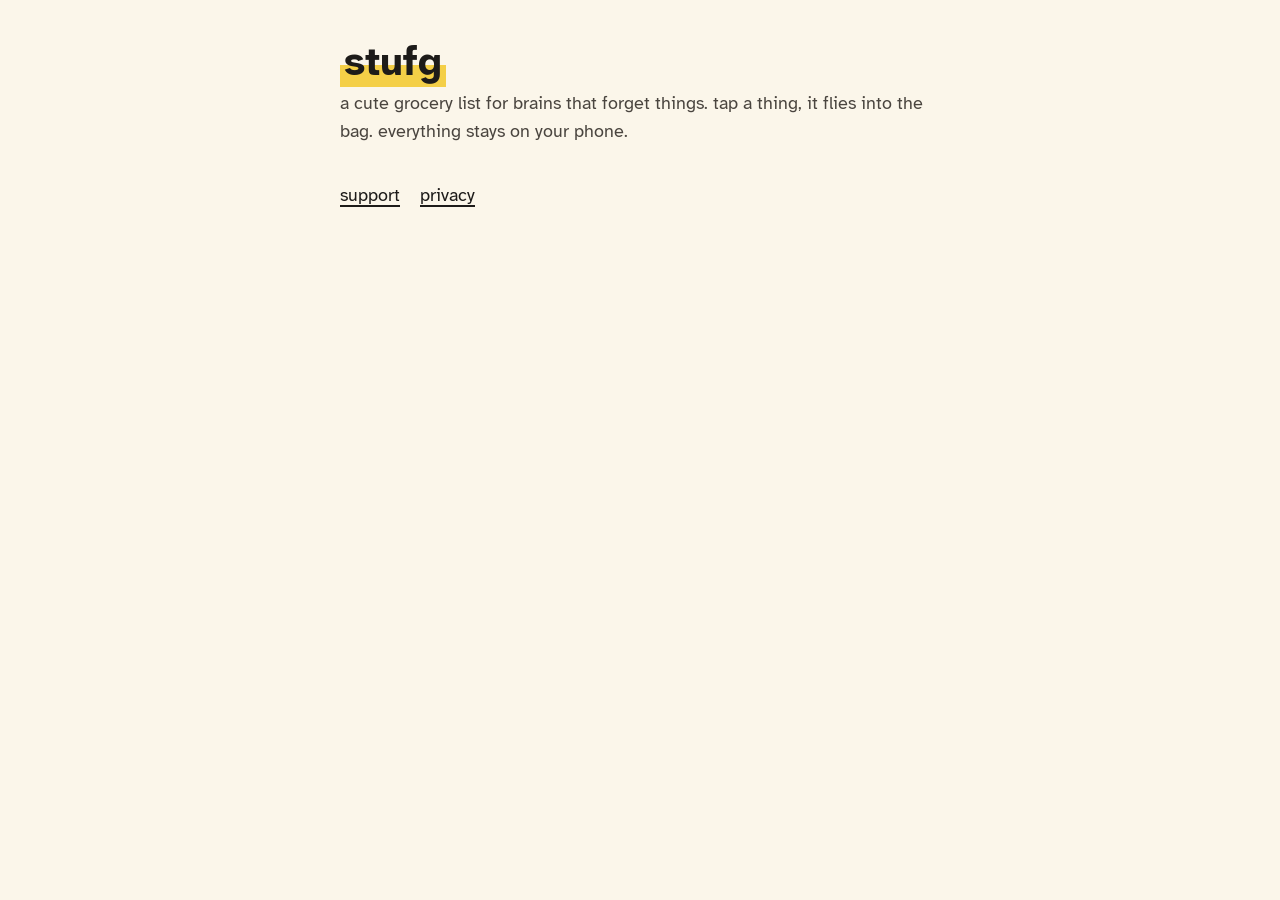
<file: index.html>
<!doctype html>
<html lang="en">
<head>
<meta charset="utf-8">
<meta name="viewport" content="width=device-width, initial-scale=1">
<title>Stufg: Grocery List</title>
<link rel="stylesheet" href="style.css">
</head>
<body>
<main>
<h1><span>stufg</span></h1>
<p class="sub">a cute grocery list for brains that forget things. tap a thing, it flies into the bag. everything stays on your phone.</p>
<nav><a href="support.html">support</a><a href="privacy.html">privacy</a></nav>
</main>
</body>
</html>
</file>
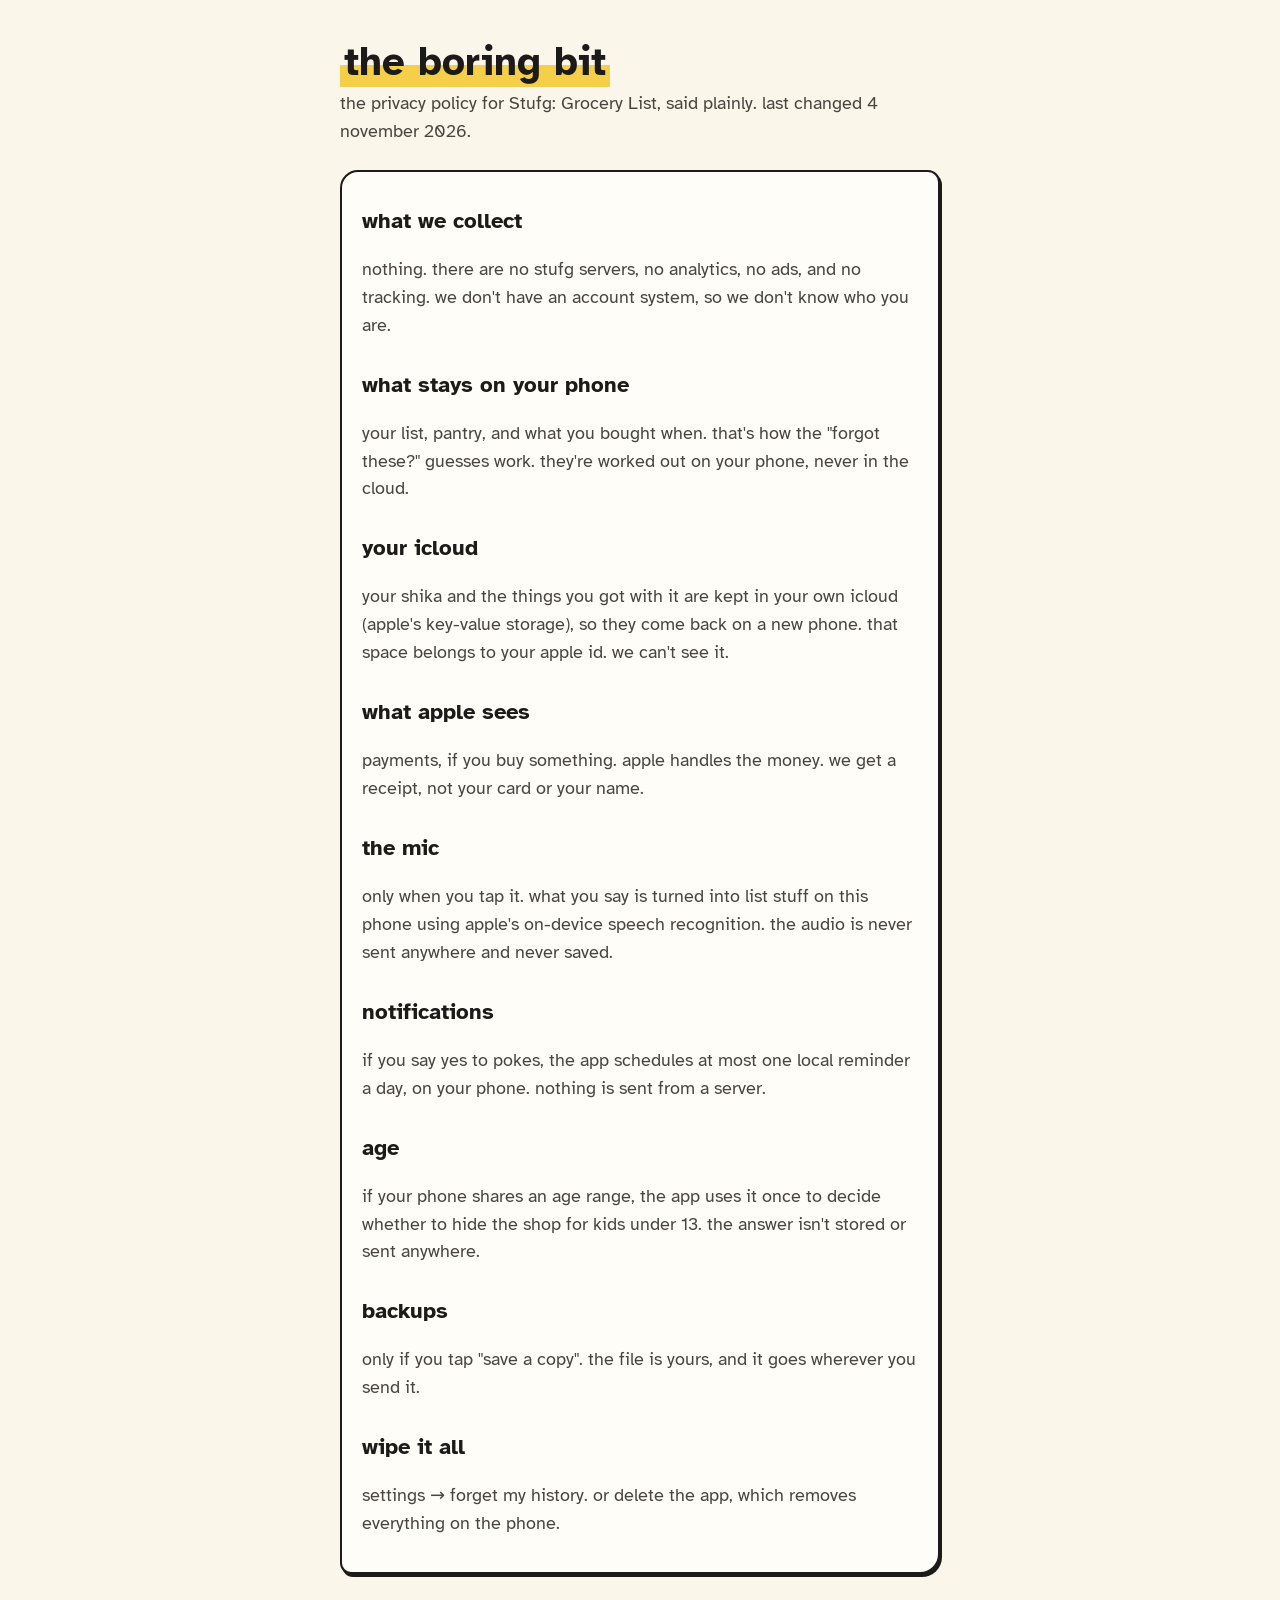
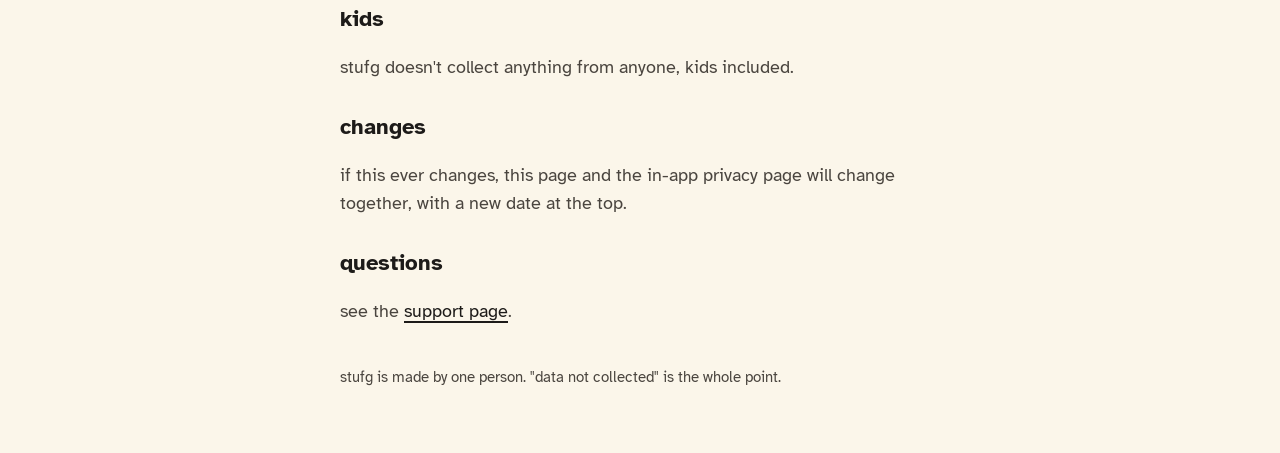
<file: privacy.html>
<!doctype html>
<html lang="en">
<head>
<meta charset="utf-8">
<meta name="viewport" content="width=device-width, initial-scale=1">
<title>Stufg privacy policy</title>
<link rel="stylesheet" href="style.css">
</head>
<body>
<main>
<h1><span>the boring bit</span></h1>
<p class="sub">the privacy policy for Stufg: Grocery List, said plainly. last changed 4 november 2026.</p>

<div class="card">
<h2>what we collect</h2>
<p>nothing. there are no stufg servers, no analytics, no ads, and no tracking. we don't have an account system, so we don't know who you are.</p>

<h2>what stays on your phone</h2>
<p>your list, pantry, and what you bought when. that's how the "forgot these?" guesses work. they're worked out on your phone, never in the cloud.</p>

<h2>your icloud</h2>
<p>your shika and the things you got with it are kept in your own icloud (apple's key-value storage), so they come back on a new phone. that space belongs to your apple id. we can't see it.</p>

<h2>what apple sees</h2>
<p>payments, if you buy something. apple handles the money. we get a receipt, not your card or your name.</p>

<h2>the mic</h2>
<p>only when you tap it. what you say is turned into list stuff on this phone using apple's on-device speech recognition. the audio is never sent anywhere and never saved.</p>

<h2>notifications</h2>
<p>if you say yes to pokes, the app schedules at most one local reminder a day, on your phone. nothing is sent from a server.</p>

<h2>age</h2>
<p>if your phone shares an age range, the app uses it once to decide whether to hide the shop for kids under 13. the answer isn't stored or sent anywhere.</p>

<h2>backups</h2>
<p>only if you tap "save a copy". the file is yours, and it goes wherever you send it.</p>

<h2>wipe it all</h2>
<p>settings → forget my history. or delete the app, which removes everything on the phone.</p>
</div>

<h2>kids</h2>
<p>stufg doesn't collect anything from anyone, kids included.</p>

<h2>changes</h2>
<p>if this ever changes, this page and the in-app privacy page will change together, with a new date at the top.</p>

<h2>questions</h2>
<p>see the <a href="support.html">support page</a>.</p>

<footer>stufg is made by one person. "data not collected" is the whole point.</footer>
</main>
</body>
</html>
</file>
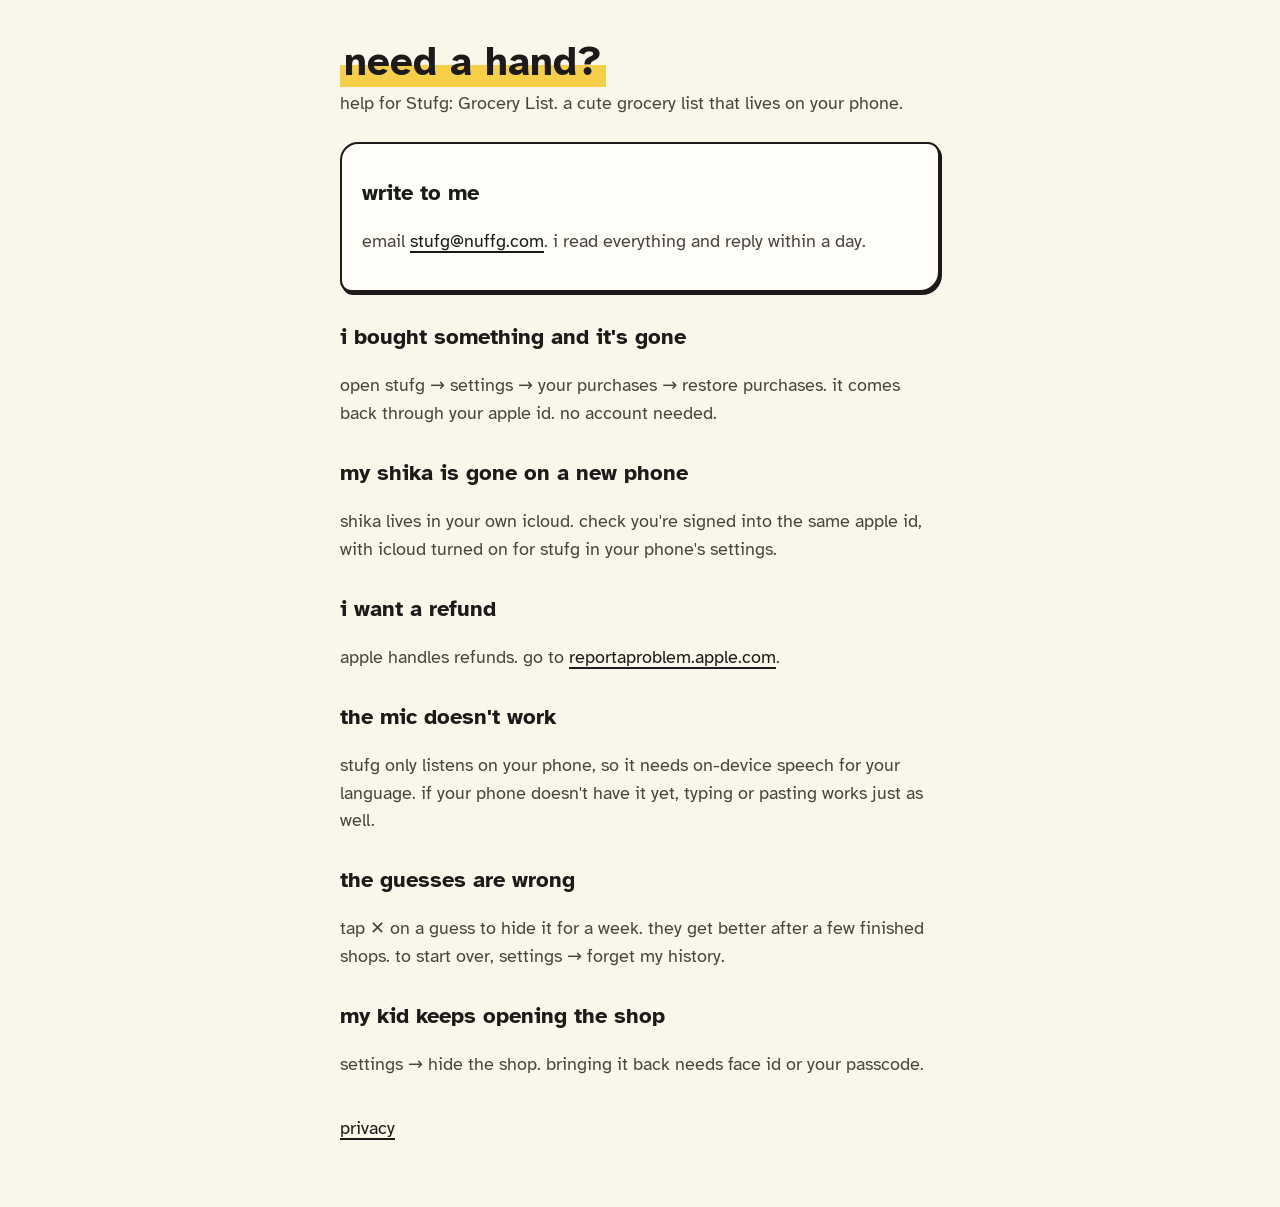
<file: support.html>
<!doctype html>
<html lang="en">
<head>
<meta charset="utf-8">
<meta name="viewport" content="width=device-width, initial-scale=1">
<title>Stufg support</title>
<link rel="stylesheet" href="style.css">
</head>
<body>
<main>
<h1><span>need a hand?</span></h1>
<p class="sub">help for Stufg: Grocery List. a cute grocery list that lives on your phone.</p>

<div class="card">
<h2>write to me</h2>
<p>email <a href="mailto:stufg@nuffg.com">stufg@nuffg.com</a>. i read everything and reply within a day.</p>
</div>

<h2>i bought something and it's gone</h2>
<p>open stufg → settings → your purchases → restore purchases. it comes back through your apple id. no account needed.</p>

<h2>my shika is gone on a new phone</h2>
<p>shika lives in your own icloud. check you're signed into the same apple id, with icloud turned on for stufg in your phone's settings.</p>

<h2>i want a refund</h2>
<p>apple handles refunds. go to <a href="https://reportaproblem.apple.com">reportaproblem.apple.com</a>.</p>

<h2>the mic doesn't work</h2>
<p>stufg only listens on your phone, so it needs on-device speech for your language. if your phone doesn't have it yet, typing or pasting works just as well.</p>

<h2>the guesses are wrong</h2>
<p>tap ✕ on a guess to hide it for a week. they get better after a few finished shops. to start over, settings → forget my history.</p>

<h2>my kid keeps opening the shop</h2>
<p>settings → hide the shop. bringing it back needs face id or your passcode.</p>

<nav><a href="privacy.html">privacy</a></nav>
</main>
</body>
</html>
</file>
<file: style.css>
@font-face { font-family: "Atkinson"; src: url("fonts/AtkinsonHyperlegible-Regular.ttf") format("truetype"); font-weight: 400; font-display: swap; }
@font-face { font-family: "Atkinson"; src: url("fonts/AtkinsonHyperlegible-Bold.ttf") format("truetype"); font-weight: 700; font-display: swap; }

:root { --ink: #1d1b19; --paper: #fbf6ea; --card: #fffdf7; --muted: #4a453f; --yellow: #f4cf47; --blue: #5aa0d8; }

* { box-sizing: border-box; }
body { margin: 0; background: var(--paper); color: var(--ink); font: 18px/1.55 "Atkinson", system-ui, sans-serif; }
main { max-width: 640px; margin: 0 auto; padding: 40px 20px 64px; }
h1 { font-size: 40px; line-height: 1.1; margin: 0 0 6px; }
h1 span { background: linear-gradient(transparent 55%, var(--yellow) 55%); padding: 0 4px; }
h2 { font-size: 22px; margin: 28px 0 4px; }
p, li { color: var(--muted); }
.sub { margin: 0 0 24px; }
.card { background: var(--card); border: 2.6px solid var(--ink); border-radius: 18px 12px 20px 11px; box-shadow: 2px 3px 0 var(--ink); padding: 4px 20px 16px; margin-top: 20px; }
a { color: var(--ink); text-decoration-thickness: 2px; text-underline-offset: 4px; }
nav { display: flex; gap: 20px; margin-top: 36px; }
footer { margin-top: 40px; font-size: 15px; color: var(--muted); }
</file>
